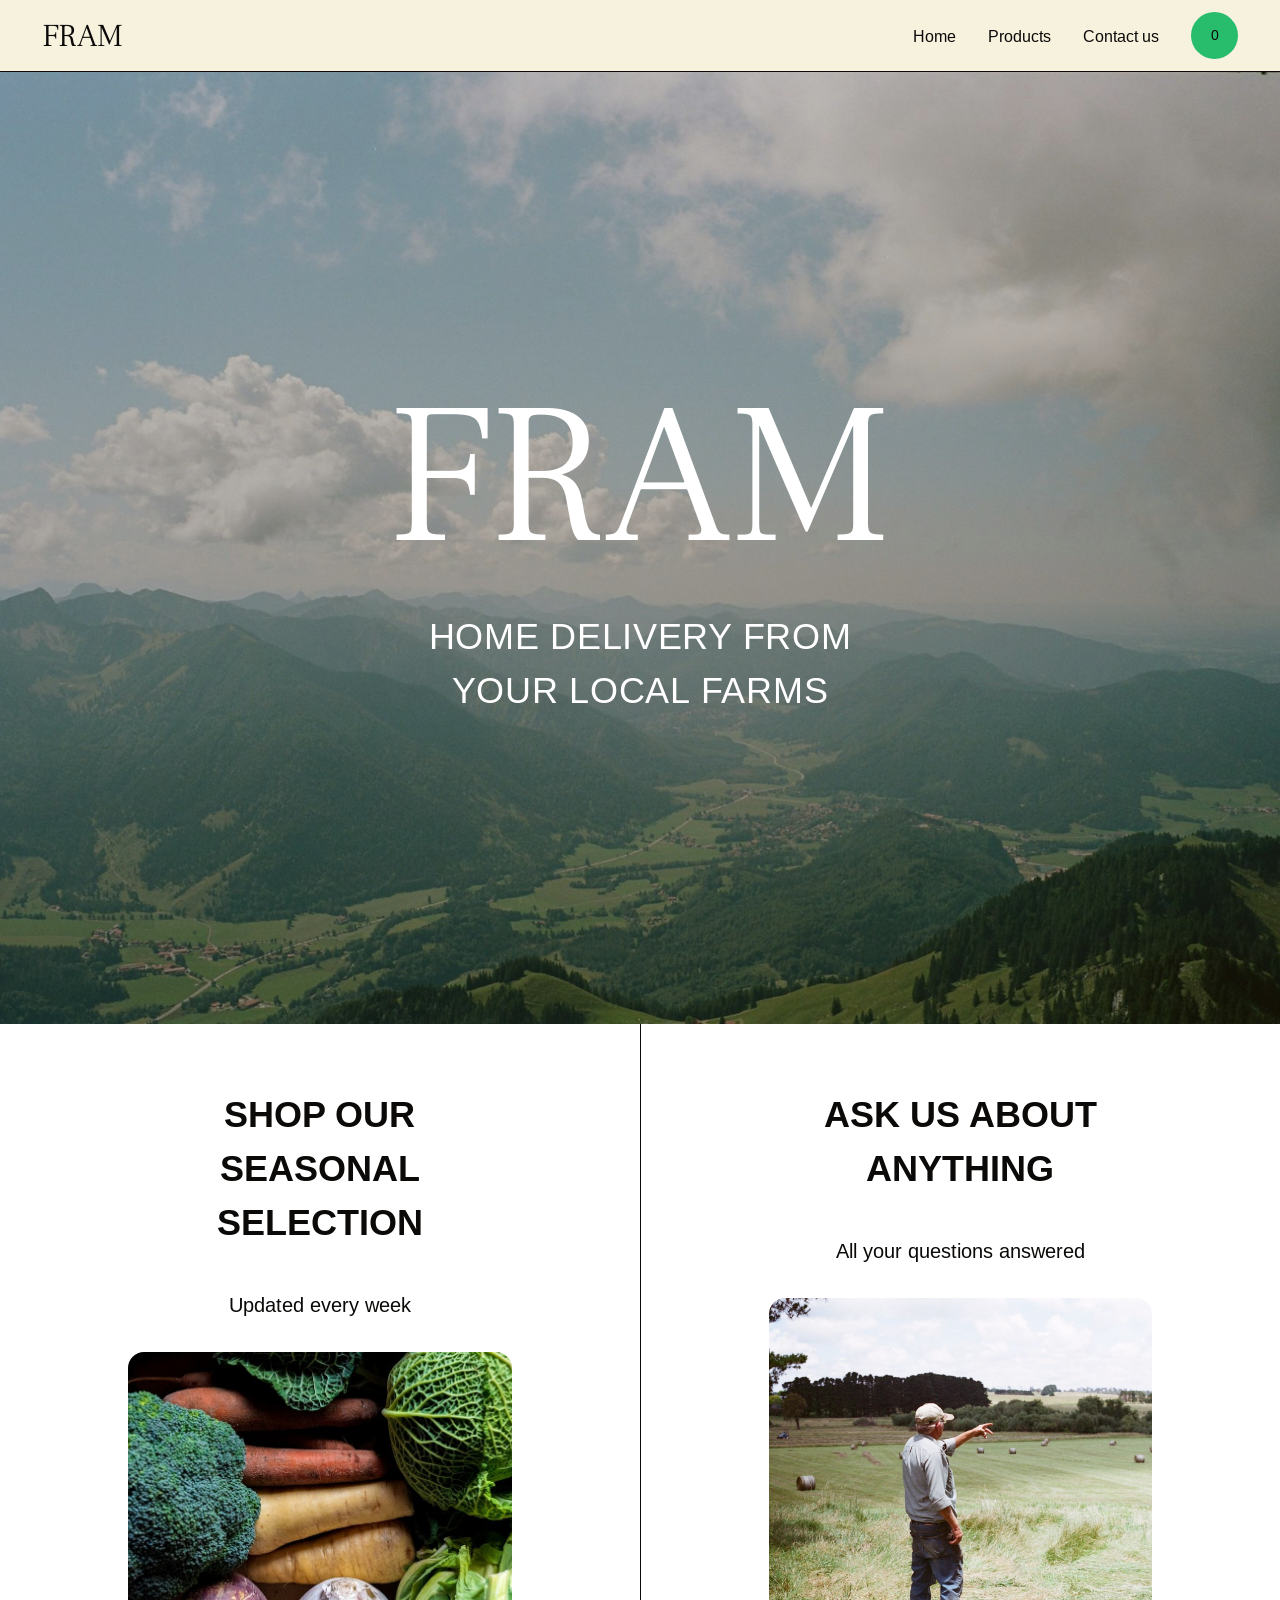
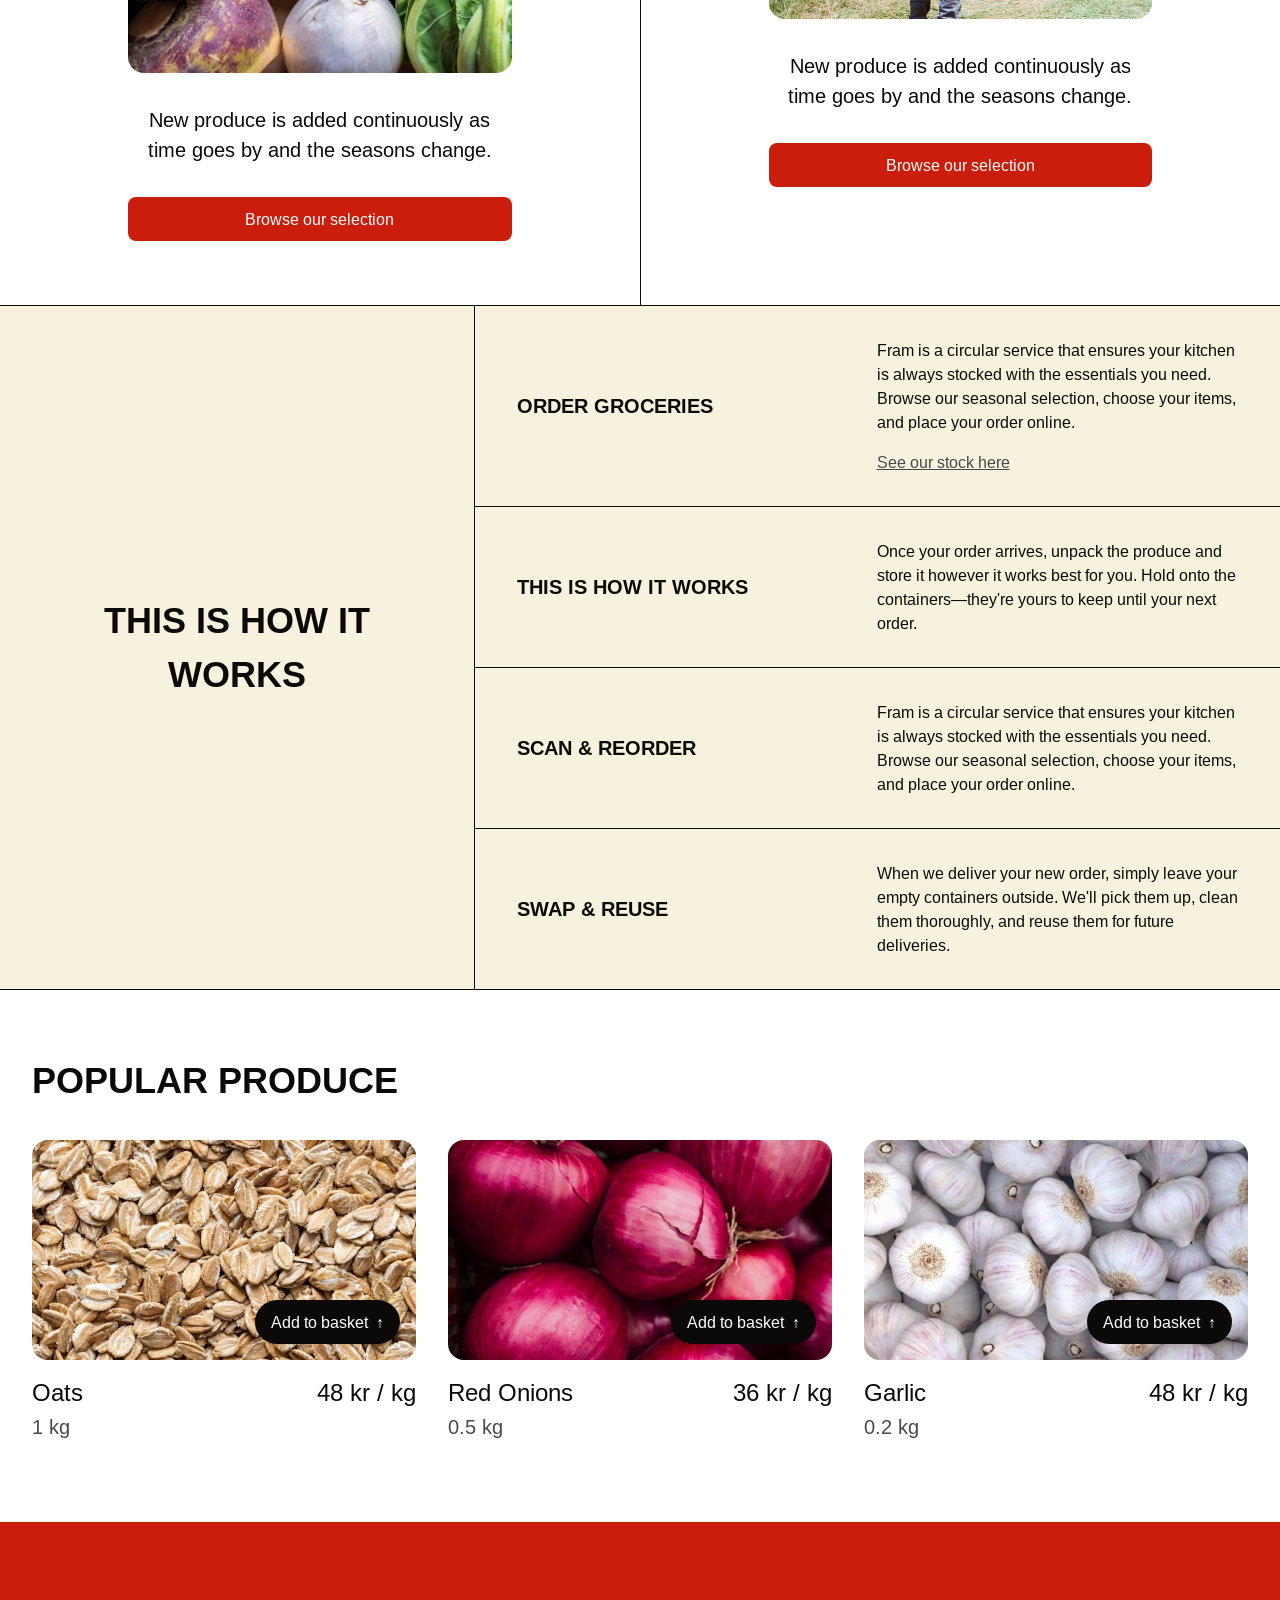
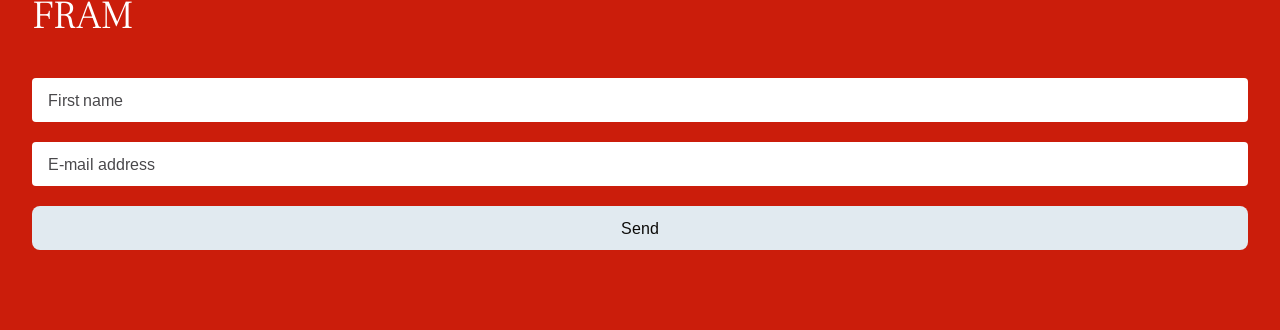
<file: index.html>
<!DOCTYPE html>
<html lang="en">
<head>
  <meta charset="UTF-8" />
  <meta name="viewport" content="width=device-width, initial-scale=1.0" />
  <title>Fram — Home Delivery from Local Farms</title>
  <meta name="description" content="Fram is a sustainable food delivery service connecting you with fresh produce from local farms in Norway." />

 <link rel="preconnect" href="https://fonts.googleapis.com" />
<link rel="preconnect" href="https://fonts.gstatic.com" crossorigin />

<link rel="stylesheet" href="css/variables.css" />
  <link rel="stylesheet" href="css/reset.css" />
  <link rel="stylesheet" href="css/style.css" />
</head>
<body>

  <!-- Skip-to-content link for keyboard users -->
  <a href="#main-content" class="skip-link visually-hidden">Skip to main content</a>

  <!-- ==========================================================================
       HEADER
       ========================================================================== -->
  <header class="site-header">
    <button class="hamburger-btn" aria-label="Open navigation menu" aria-expanded="false" aria-controls="main-nav">
      <span class="hamburger-icon" aria-hidden="true">☰</span>
    </button>

    <div class="logo">
      <a href="index.html">Fram</a>
    </div>

    <a href="#" class="cart-btn" aria-label="Shopping cart, 0 items">
      <span aria-hidden="true">0</span>
    </a>

    <nav id="main-nav" class="main-nav" aria-label="Main navigation" hidden>
      <ul>
        <li><a href="index.html">Home</a></li>
        <li><a href="products.html">Products</a></li>
        <li><a href="contact.html">Contact us</a></li>
      </ul>
    </nav>
  </header>

  <main id="main-content">

    <!-- ==========================================================================
         HERO
         ========================================================================== -->
    <section class="hero" aria-labelledby="hero-heading">
      <div class="hero__content">
        <h1 id="hero-heading" class="hero__logo">Fram</h1>
        <p class="hero__tagline">Home delivery from your local farms</p>
      </div>
    </section>

    <!-- ==========================================================================
         SPECIALS (2 cards)
         ========================================================================== -->
    <section class="specials" aria-label="Featured content">
      <article class="special-card">
        <h2 class="special-card__title">Shop our seasonal selection</h2>
        <p class="special-card__subtitle">Updated every week</p>
        <img class="special-card__image" src="assets/images/produce-selection.jpg" alt="Selection of fresh vegetables" />
        <p class="special-card__text">
          New produce is added continuously as time goes by and the seasons change.
        </p>
        <a href="products.html" class="btn btn--primary">Browse our selection</a>
      </article>

      <article class="special-card">
        <h2 class="special-card__title">Ask us about anything</h2>
        <p class="special-card__subtitle">All your questions answered</p>
        <img class="special-card__image" src="assets/images/farmer.jpg" alt="Farmer in the field" />
        <p class="special-card__text">
          New produce is added continuously as time goes by and the seasons change.
        </p>
        <a href="#chatbot" class="btn btn--primary">Browse our selection</a>
      </article>
    </section>

    <!-- ==========================================================================
         THIS IS HOW IT WORKS (step list)
         ========================================================================== -->
    <section class="how-it-works" aria-labelledby="how-it-works-heading">
      <h2 id="how-it-works-heading" class="how-it-works__title">This is how it works</h2>

      <ol class="steps">
        <li class="step">
          <h3 class="step__title">Order groceries</h3>
          <div class="step__details">
            <p>Fram is a circular service that ensures your kitchen is always stocked with the essentials you need. Browse our seasonal selection, choose your items, and place your order online.</p>
            <a href="products.html">See our stock here</a>
          </div>
        </li>
        <li class="step">
          <h3 class="step__title">This is how it works</h3>
          <div class="step__details">
            <p>Once your order arrives, unpack the produce and store it however it works best for you. Hold onto the containers—they're yours to keep until your next order.</p>
          </div>
        </li>
        <li class="step">
          <h3 class="step__title">Scan &amp; reorder</h3>
          <div class="step__details">
            <p>Fram is a circular service that ensures your kitchen is always stocked with the essentials you need. Browse our seasonal selection, choose your items, and place your order online.</p>
          </div>
        </li>
        <li class="step">
          <h3 class="step__title">Swap &amp; reuse</h3>
          <div class="step__details">
            <p>When we deliver your new order, simply leave your empty containers outside. We'll pick them up, clean them thoroughly, and reuse them for future deliveries.</p>
          </div>
        </li>
      </ol>
    </section>

    <!-- ==========================================================================
         POPULAR PRODUCE (carousel)
         ========================================================================== -->
    <section class="produce-carousel" aria-labelledby="produce-heading">
      <h2 id="produce-heading">Popular Produce</h2>

      <ul class="product-list">
        <li class="product-card">
          <div class="product-card__image-wrap">
            <img src="assets/images/oats.jpg" alt="Oats" />
            <button class="btn btn--add-basket" type="button">
              Add to basket <span aria-hidden="true">↑</span>
            </button>
          </div>
          <div class="product-card__info">
            <div>
              <p class="product-card__name">Oats</p>
              <p class="product-card__qty">1 kg</p>
            </div>
            <p class="product-card__price">48 kr / kg</p>
          </div>
        </li>

        <li class="product-card">
          <div class="product-card__image-wrap">
            <img src="assets/images/red-onions.jpg" alt="Red onions" />
            <button class="btn btn--add-basket" type="button">
              Add to basket <span aria-hidden="true">↑</span>
            </button>
          </div>
          <div class="product-card__info">
            <div>
              <p class="product-card__name">Red Onions</p>
              <p class="product-card__qty">0.5 kg</p>
            </div>
            <p class="product-card__price">36 kr / kg</p>
          </div>
        </li>

        <li class="product-card">
          <div class="product-card__image-wrap">
            <img src="assets/images/garlic.jpg" alt="Garlic" />
            <button class="btn btn--add-basket" type="button">
              Add to basket <span aria-hidden="true">↑</span>
            </button>
          </div>
          <div class="product-card__info">
            <div>
              <p class="product-card__name">Garlic</p>
              <p class="product-card__qty">0.2 kg</p>
            </div>
            <p class="product-card__price">48 kr / kg</p>
          </div>
        </li>
      </ul>
    </section>

  </main>

  <!-- ==========================================================================
       FOOTER (with newsletter form)
       ========================================================================== -->
  <footer class="site-footer">
    <p class="footer-logo">Fram</p>

    <form id="newsletter-form" class="newsletter-form" novalidate>
  <div class="form-field">
    <label for="newsletter-name" class="visually-hidden">First name</label>
    <input type="text" id="newsletter-name" name="firstName" placeholder="First name" autocomplete="given-name" required aria-describedby="newsletter-name-error" />
    <span id="newsletter-name-error" class="form-error" role="alert"></span>
  </div>
  <div class="form-field">
    <label for="newsletter-email" class="visually-hidden">E-mail address</label>
    <input type="email" id="newsletter-email" name="email" placeholder="E-mail address" autocomplete="email" required aria-describedby="newsletter-email-error" />
    <span id="newsletter-email-error" class="form-error" role="alert"></span>
  </div>
  <button type="submit" class="btn btn--form">Send</button>
  <p id="newsletter-success" class="newsletter-success" role="status"></p>
</form>
  </footer>

  <script src="js/main.js"></script>
</body>
</html>
</file>
<file: css/variables.css>
/* ==========================================================================
   Design Tokens — hentet fra Figma-designet (Fram webshop)
   ========================================================================== */

@import url('https://fonts.googleapis.com/css2?family=Arimo:wght@400;700&family=Frank+Ruhl+Libre:wght@300;400&display=optional');

:root {
  /* Farger */
  --color-cream: #f7f2de;
  --color-dark: #0b0a08;
  --color-red: #cb1d0b;
  --color-green: #28bd6d;
  --color-white: #ffffff;
  --color-grey: #49484b;
  --color-sky: #e1eaf0;

  /* Typografi */
  --font-display: "Frank Ruhl Libre", serif;
  --font-body: "Arimo", sans-serif;

  --fs-hero-logo: 12.5rem;  /* 200px – hero-logo (desktop) */
  --fs-header-logo: 2rem;   /* 32px – header/nav logo */
  --fs-footer-logo: 3rem;   /* 48px – footer logo */
  --fs-h1: 2.25rem;         /* 36px – seksjonsoverskrifter */
  --fs-accent: 1.5rem;      /* 24px – Frank Ruhl Libre-tekst i footer */
  --fs-subheader: 1.25rem;  /* 20px */
  --fs-body-lg: 1.25rem;    /* 20px */
  --fs-body: 1rem;          /* 16px */
  --fs-small: 0.875rem;     /* 14px */

  /* Mellomrom */
  --space-xs: 0.5rem;
  --space-sm: 1rem;
  --space-md: 2rem;
  --space-lg: 4rem;
  --space-xl: 6rem;

  /* Radius / border */
  --radius-sm: 4px;
  --radius-md: 8px;
  --radius-lg: 16px;
  --radius-pill: 44px;
  --border-default: 1px solid var(--color-dark);

  /* Layout */
  --max-width: 1440px;
  --header-height: 72px;
}
</file>
<file: css/style.css>
/* ==========================================================================
   Fram — Hovedstiler
   Layout bygget etter Figma-designet (desk/home).
   Bruker CSS Grid/Flexbox. Mobile-first med media query for desktop.
   ========================================================================== */

body {
  font-family: var(--font-body);
}

/* ==========================================================================
   HEADER
   ========================================================================== */
.site-header {
  position: sticky;
  top: 0;
  z-index: 100;
  display: flex;
  align-items: center;
  justify-content: space-between;
  gap: var(--space-md);
  height: var(--header-height);
  padding: var(--space-sm) var(--space-md);
  background-color: var(--color-cream);
  border-bottom: var(--border-default);
}

.hamburger-btn {
  font-size: 1.5rem;
  line-height: 1;
  color: var(--color-dark);
}

.logo a {
  font-family: var(--font-display);
  font-weight: 300;
  font-size: var(--fs-header-logo);
  text-transform: uppercase;
  letter-spacing: 0;
  color: var(--color-dark);
}

.cart-btn {
  display: flex;
  align-items: center;
  justify-content: center;
  width: 47px;
  height: 47px;
  padding: 10px;
  border-radius: var(--radius-pill);
  background-color: var(--color-green);
  font-size: var(--fs-small);
  color: var(--color-dark);
}

/* Mobile nav — expands below header when toggled open via JS */
.main-nav {
  position: absolute;
  top: var(--header-height);
  left: 0;
  right: 0;
  background-color: var(--color-cream);
  border-bottom: var(--border-default);
}

.main-nav ul {
  display: flex;
  flex-direction: column;
}

.main-nav a {
  display: block;
  padding: var(--space-sm) var(--space-md);
  font-size: var(--fs-body);
  border-bottom: 1px solid rgba(11, 10, 8, 0.1);
}

/* ==========================================================================
   HERO
   ========================================================================== */
.hero {
  position: relative;
  display: flex;
  align-items: center;
  justify-content: center;
  min-height: 500px;
  padding: var(--space-lg) var(--space-sm);
  text-align: center;
  background-color: var(--color-grey); /* fallback til bilde lastes inn */
  background-image: linear-gradient(rgba(11,10,8,0.15), rgba(11,10,8,0.35)),
                     url('../assets/images/hero.jpg');
  background-size: cover;
  background-position: center;
}

.hero__content {
  display: flex;
  flex-direction: column;
  align-items: center;
  gap: var(--space-md);
  max-width: 32rem;
}

.hero__logo {
  font-family: var(--font-display);
  font-weight: 300;
  font-size: 4.5rem;
  text-transform: uppercase;
  color: var(--color-white);
  line-height: 1;
}

.hero__tagline {
  font-size: 1.25rem;
  text-transform: uppercase;
  color: var(--color-white);
  letter-spacing: 0.02em;
}

/* ==========================================================================
   SPECIALS
   ========================================================================== */
.specials {
  display: flex;
  flex-direction: column;
}

.special-card {
  display: flex;
  flex-direction: column;
  align-items: center;
  gap: var(--space-md);
  padding: var(--space-lg) var(--space-md);
  text-align: center;
  border-bottom: var(--border-default);
}

.special-card__title {
  font-size: var(--fs-h1);
  text-transform: uppercase;
  margin-bottom: var(--space-xs);
}

.special-card__subtitle {
  font-size: var(--fs-subheader);
}

.special-card__image {
  width: 100%;
  height: 220px;
  object-fit: cover;
  border-radius: var(--radius-lg);
  background-color: var(--color-sky); /* fallback til ekte bilde er lagt til */
}

.special-card__text {
  font-size: var(--fs-subheader);
  max-width: 26rem;
}

/* ==========================================================================
   BUTTONS
   ========================================================================== */
.btn {
  display: inline-flex;
  align-items: center;
  justify-content: center;
  gap: var(--space-xs);
  height: 44px;
  padding: 10px var(--space-sm);
  border-radius: var(--radius-md);
  font-size: var(--fs-body);
  text-align: center;
  transition: opacity 0.15s ease;
}

.btn:hover {
  opacity: 0.85;
}

.btn--primary {
  width: 100%;
  background-color: var(--color-red);
  color: var(--color-white);
}

.btn--add-basket {
  border-radius: var(--radius-pill);
  background-color: var(--color-dark);
  color: var(--color-white);
  font-size: var(--fs-body);
}

.btn--form {
  width: 100%;
  background-color: var(--color-sky);
  color: var(--color-dark);
}

/* ==========================================================================
   HOW IT WORKS
   ========================================================================== */
.how-it-works {
  background-color: var(--color-cream);
  border-top: var(--border-default);
  border-bottom: var(--border-default);
}

.how-it-works__title {
  padding: var(--space-md);
  font-size: var(--fs-h1);
  text-transform: uppercase;
  text-align: center;
  border-bottom: var(--border-default);
}

.steps {
  display: flex;
  flex-direction: column;
}

.step {
  display: flex;
  flex-direction: column;
  gap: var(--space-sm);
  padding: var(--space-md);
  border-bottom: var(--border-default);
}

.step:last-child {
  border-bottom: none;
}

.step__title {
  font-size: var(--fs-subheader);
  text-transform: uppercase;
}

.step__details {
  display: flex;
  flex-direction: column;
  gap: var(--space-sm);
  font-size: var(--fs-body);
}

.step__details a {
  color: var(--color-grey);
  text-decoration: underline;
}

/* ==========================================================================
   PRODUCE CAROUSEL
   ========================================================================== */
.produce-carousel {
  padding: var(--space-lg) var(--space-md);
}

.produce-carousel h2 {
  font-size: var(--fs-h1);
  text-transform: uppercase;
  margin-bottom: var(--space-md);
}

.product-list {
  display: flex;
  gap: var(--space-md);
  overflow-x: auto;
  padding-bottom: var(--space-sm);
  scroll-snap-type: x mandatory;
  -webkit-overflow-scrolling: touch;
}

.product-card {
  display: flex;
  flex-direction: column;
  gap: var(--space-sm);
  flex: 0 0 240px;
  scroll-snap-align: start;
}

.product-card__image-wrap {
  position: relative;
  isolation: isolate; /* skaper egen stacking context, så z-index under kun gjelder lokalt */
  display: flex;
  align-items: flex-end;
  justify-content: flex-end;
  height: 220px;
  padding: var(--space-sm);
  border-radius: var(--radius-lg);
  background-color: var(--color-sky); /* fallback til ekte bilde er lagt til */
  overflow: hidden;
}

.product-card__image-wrap img {
  position: absolute;
  inset: 0;
  width: 100%;
  height: 100%;
  object-fit: cover;
  z-index: -1;
}

.product-card__info {
  display: flex;
  align-items: flex-start;
  justify-content: space-between;
  gap: var(--space-sm);
}

.product-card__name {
  font-size: 1.5rem;
}

.product-card__qty {
  font-size: var(--fs-subheader);
  color: var(--color-grey);
}

.product-card__price {
  font-size: 1.5rem;
  white-space: nowrap;
}

/* ==========================================================================
   FOOTER
   ========================================================================== */
.site-footer {
  padding: var(--space-lg) var(--space-md);
  background-color: var(--color-red);
  color: var(--color-white);
}

.footer-logo {
  font-family: var(--font-display);
  font-weight: 300;
  font-size: 2.5rem;
  text-transform: uppercase;
  margin-bottom: var(--space-md);
}

.newsletter {
  display: flex;
  flex-direction: column;
  gap: var(--space-md);
  max-width: 28rem;
  padding-top: var(--space-md);
  border-top: 1px solid var(--color-white);
}

.newsletter h2 {
  font-size: var(--fs-h1);
  text-transform: uppercase;
}

.newsletter p {
  font-family: var(--font-display);
  font-weight: 300;
  font-size: var(--fs-accent);
}

.newsletter-form {
  display: flex;
  flex-direction: column;
  gap: var(--space-sm);
}

.form-field input {
  width: 100%;
  height: 44px;
  padding: 10px var(--space-sm);
  border-radius: var(--radius-sm);
  border: none;
  background-color: var(--color-white);
  color: var(--color-dark);
  font-size: var(--fs-body);
}

.form-field input::placeholder {
  color: var(--color-grey);
}

.form-field input[aria-invalid="true"] {
  outline: 2px solid var(--color-red);
  outline-offset: -2px;
}

.form-error {
  display: block;
  margin-top: 4px;
  font-size: var(--fs-small);
  color: var(--color-white);
  font-weight: 700;
}

.newsletter-success {
  font-size: var(--fs-body);
  color: var(--color-white);
  font-weight: 700;
}

/* ==========================================================================
   PRODUCE PAGE (products.html)
   ========================================================================== */
.produce-page {
  padding: var(--space-lg) var(--space-md);
}

.produce-page__intro {
  display: flex;
  flex-direction: column;
  gap: var(--space-md);
  margin-bottom: var(--space-lg);
}

.produce-page__intro h1 {
  font-size: var(--fs-h1);
  text-transform: uppercase;
}

.produce-page__intro p {
  font-size: var(--fs-subheader);
  max-width: 37rem;
}

.product-grid {
  display: flex;
  flex-wrap: wrap;
  gap: 28px;
}

.product-grid li.product-card {
  flex: 1 1 280px;
  max-width: 500px;
  min-width: 280px;
}

.product-grid__loading,
.product-grid__empty {
  font-size: var(--fs-body);
  color: var(--color-grey);
  padding: var(--space-md) 0;
}

/* ==========================================================================
   PARTNER FARMS (kart-seksjon)
   ========================================================================== */
.partner-farms {
  display: flex;
  flex-direction: column;
  background-color: var(--color-cream);
  border-top: var(--border-default);
}

.partner-farms h2 {
  padding: var(--space-md);
  font-size: var(--fs-h1);
  text-transform: uppercase;
  text-align: center;
  border-bottom: var(--border-default);
}

.partner-farms__map {
  min-height: 240px;
  margin: var(--space-md);
  border-radius: var(--radius-md);
  background-color: var(--color-sky); /* fallback synlig mens kartet laster */
  overflow: hidden; /* runder av Leaflet-fliser til boksens border-radius */
}


/* ==========================================================================
   CHAT (contact.html — AI-assistent)
   Struktur og mål verifisert direkte mot Figma sine tre chat-tilstander
   (start / conversation / error), node 7046:505.
   ========================================================================== */
.chat-panel {
  display: flex;
  flex-direction: column;
  gap: 18px;
  min-height: 500px;
  padding: 24px 18px;
}

.chat-messages {
  display: flex;
  flex-direction: column;
  gap: 18px;
  flex: 1;
  overflow-y: auto;
  padding-bottom: var(--space-sm);
}

/* Bot-melding: "Fram"-label ligger UTENFOR boblen, ikke inni (Figma-spec) */
.chat-message--bot {
  display: flex;
  align-items: center;
  gap: 16px;
}

.chat-message--bot .chat-message__label {
  font-family: var(--font-display);
  font-weight: 300;
  font-size: var(--fs-body);
  text-transform: uppercase;
  flex-shrink: 0;
}

.chat-message--bot .chat-message__bubble {
  background-color: var(--color-cream);
  padding: 10px;
  border-radius: 24px; /* pille-form, jf. Figma sin "fram text"-boble */
  font-size: var(--fs-body);
}

/* Bruker-melding: sky-boble, 12px radius (ikke pille), høyrejustert */
.chat-message--user {
  display: flex;
  justify-content: flex-end;
}

.chat-message--user .chat-message__bubble {
  max-width: 22rem;
  background-color: var(--color-sky);
  padding: 12px;
  border-radius: 12px;
  font-size: var(--fs-body);
}

/* "Tenker"-indikator: label + enkel prikke-animasjon
   (Figma bruker et animert SVG-ikon; vi bruker CSS-animerte prikker
   som en pragmatisk, avhengighetsfri tilnærming til samme idé) */
.chat-typing {
  display: flex;
  align-items: center;
  gap: 16px;
}

.chat-typing .chat-message__label {
  font-family: var(--font-display);
  font-weight: 300;
  font-size: var(--fs-body);
  text-transform: uppercase;
}

.chat-typing__dots {
  display: flex;
  gap: 4px;
  padding: 10px;
}

.chat-typing__dots span {
  width: 8px;
  height: 8px;
  border-radius: 50%;
  background-color: var(--color-grey);
  animation: chat-typing-bounce 1.2s infinite ease-in-out;
}

.chat-typing__dots span:nth-child(2) { animation-delay: 0.2s; }
.chat-typing__dots span:nth-child(3) { animation-delay: 0.4s; }

@keyframes chat-typing-bounce {
  0%, 80%, 100% { opacity: 0.3; transform: translateY(0); }
  40% { opacity: 1; transform: translateY(-3px); }
}

/* Feiltilstand: fast rød boks over input-feltet, ikke en knapp i meldingslisten
   (Figma-spec: "Failed to connect. Wait and try again later.") */
.chat-error {
  display: none;
  align-items: center;
  justify-content: center;
  height: 34px;
  padding: 10px;
  border: 1px solid var(--color-red);
  border-radius: var(--radius-sm);
  color: var(--color-red);
  font-size: var(--fs-body);
  text-align: center;
}

.chat-error--visible {
  display: flex;
}

.chat-input-row {
  display: flex;
  align-items: flex-end;
  gap: 16px;
}

.chat-input {
  flex: 1;
  min-height: 113px;
  padding: 12px;
  border: none;
  border-radius: 12px;
  background-color: var(--color-sky);
  color: var(--color-dark);
  font-family: var(--font-body);
  font-size: var(--fs-body);
  resize: vertical;
}

.chat-send-btn {
  flex-shrink: 0;
  width: 60px;
  height: 44px;
  border-radius: 16px;
  background-color: var(--color-red);
  color: var(--color-white);
  font-size: var(--fs-subheader);
}

.chat-send-btn:disabled {
  opacity: 0.7;
  cursor: not-allowed;
}

.chat-disclaimer {
  font-size: var(--fs-small);
  color: var(--color-grey);
}



/* ==========================================================================
   RESPONSIVE — Desktop (matcher Figma desk/home fra 1024px)
   ========================================================================== */
@media (min-width: 1024px) {
  .site-header {
    padding: var(--space-sm) 2.6rem;
  }

  .main-nav[hidden] {
    display: block; /* på desktop vises navigasjonen alltid, uavhengig av hidden-attributtet */
  }

  .main-nav {
    position: static;
    border-bottom: none;
    order: 2;
    margin-left: auto; /* skyver nav (og cart etter den) helt til høyre */
  }

  .cart-btn {
    order: 3;
  }

  .logo {
    order: 1;
  }

  .hamburger-btn {
    display: none; /* hamburgermeny er kun for mobil */
  }

  .main-nav ul {
    flex-direction: row;
    gap: var(--space-md);
  }

  .main-nav a {
    padding: 0;
    border-bottom: none;
  }

  .hero {
    height: 952px; /* fast høyde fra Figma-spesifikasjonen (desk/home) */
  }

  .hero__logo {
    font-size: var(--fs-hero-logo);
  }

  .hero__tagline {
    font-size: var(--fs-h1);
  }

  .specials {
    flex-direction: row;
  }

  .special-card {
    flex: 1;
    padding: 4rem 8rem;
    border-bottom: none;
  }

  .special-card:first-child {
    border-right: var(--border-default);
  }

  .special-card__image {
    height: 321px;
  }

  .how-it-works {
    display: flex;
  }

  .how-it-works__title {
    display: flex;
    align-items: center;
    justify-content: center;
    width: 475px;
    flex-shrink: 0;
    border-bottom: none;
    border-right: var(--border-default);
    padding: var(--space-md) 2.6rem;
  }

  .steps {
    flex: 1;
  }

  .step {
    flex-direction: row;
    align-items: center;
    gap: 2.5rem;
    padding: 2rem 2.6rem;
  }

  .step__title {
    width: 320px;
    flex-shrink: 0;
  }

  .product-list {
    overflow-x: visible;
  }

  .product-card {
    flex: 1;
  }

    .produce-page {
    padding: var(--space-lg) 2.6rem;
  }

  .partner-farms {
    flex-direction: row;
  }

  .partner-farms h2 {
    display: flex;
    align-items: center;
    justify-content: center;
    width: 475px;
    flex-shrink: 0;
    border-bottom: none;
    border-right: var(--border-default);
    padding: var(--space-md) 2.6rem;
  }

  .partner-farms__map {
    flex: 1;
    margin: var(--space-lg);
  }


  .chat-panel {
    max-width: 900px;
    margin: 0 auto;
    min-height: 700px;
    padding: var(--space-lg) var(--space-md);
  }
  

  .newsletter {
    border-top: none;
    padding-top: 0;
  }
}
</file>
